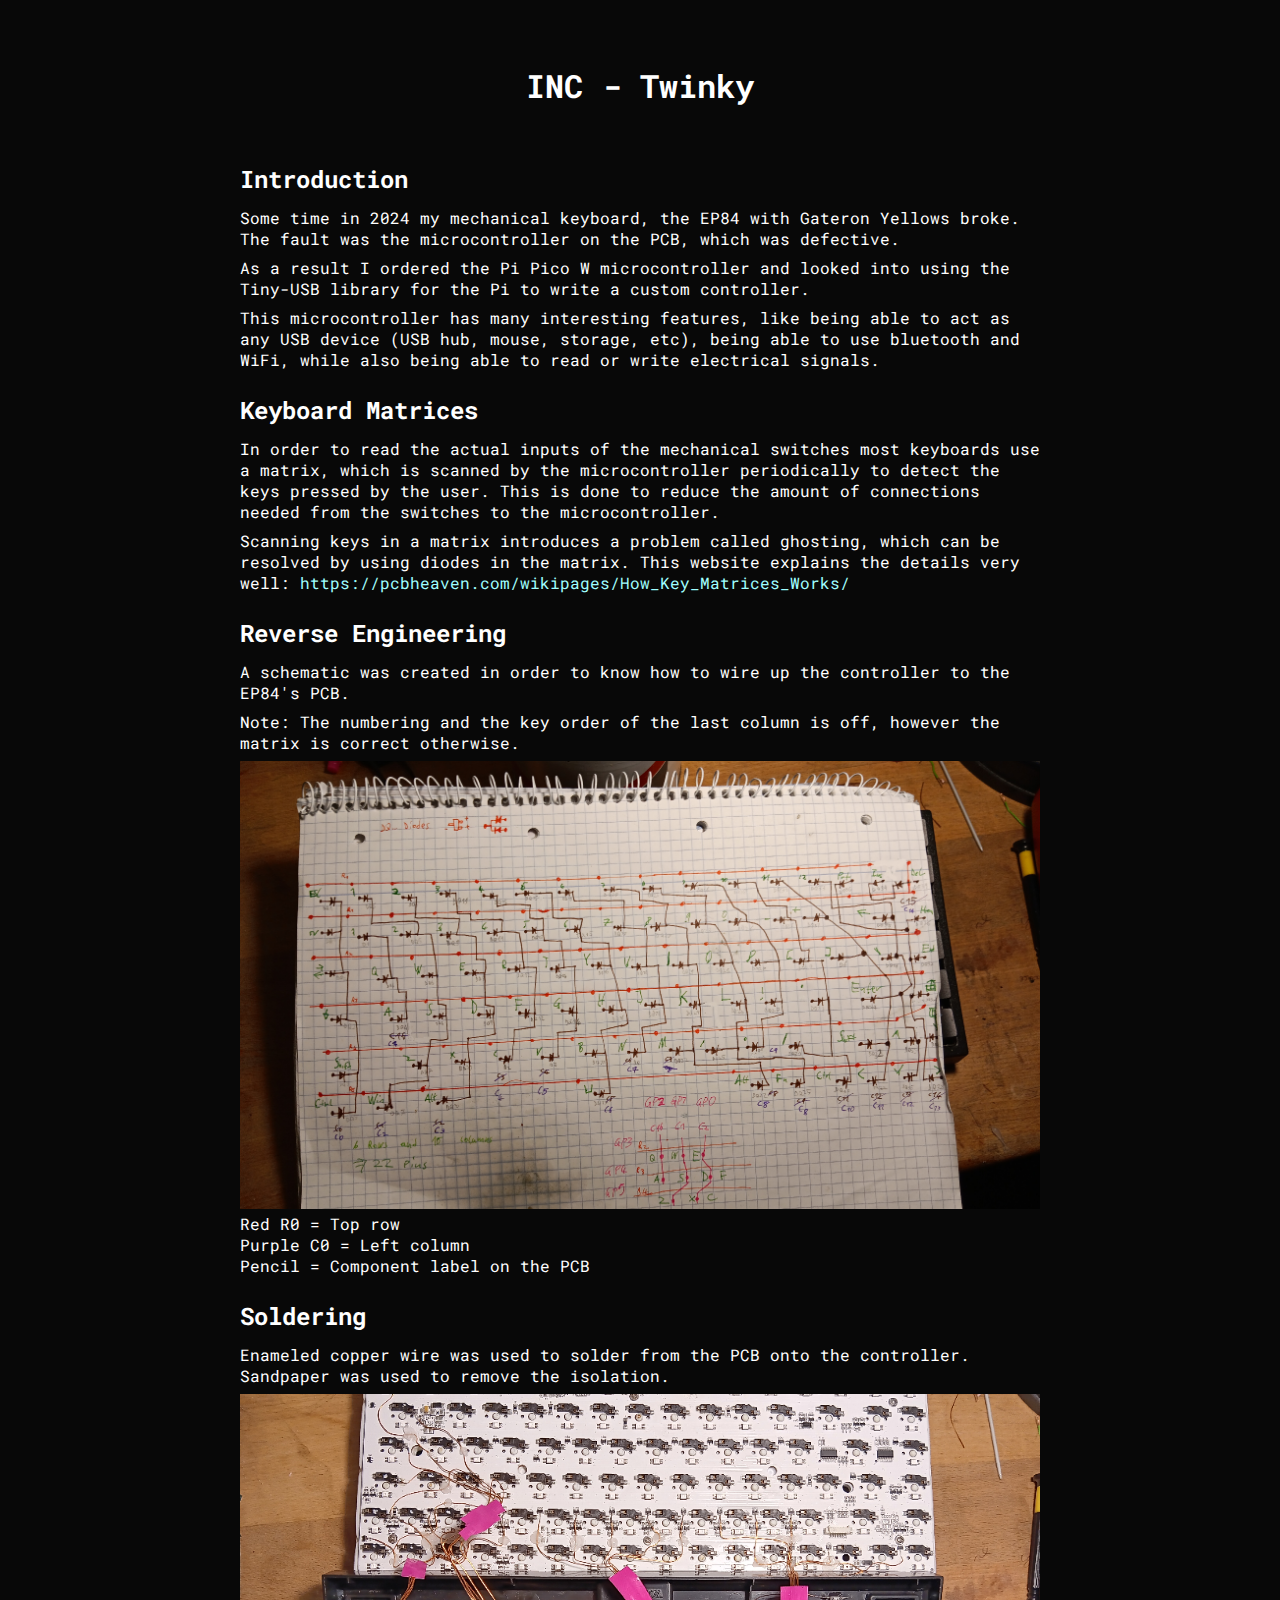
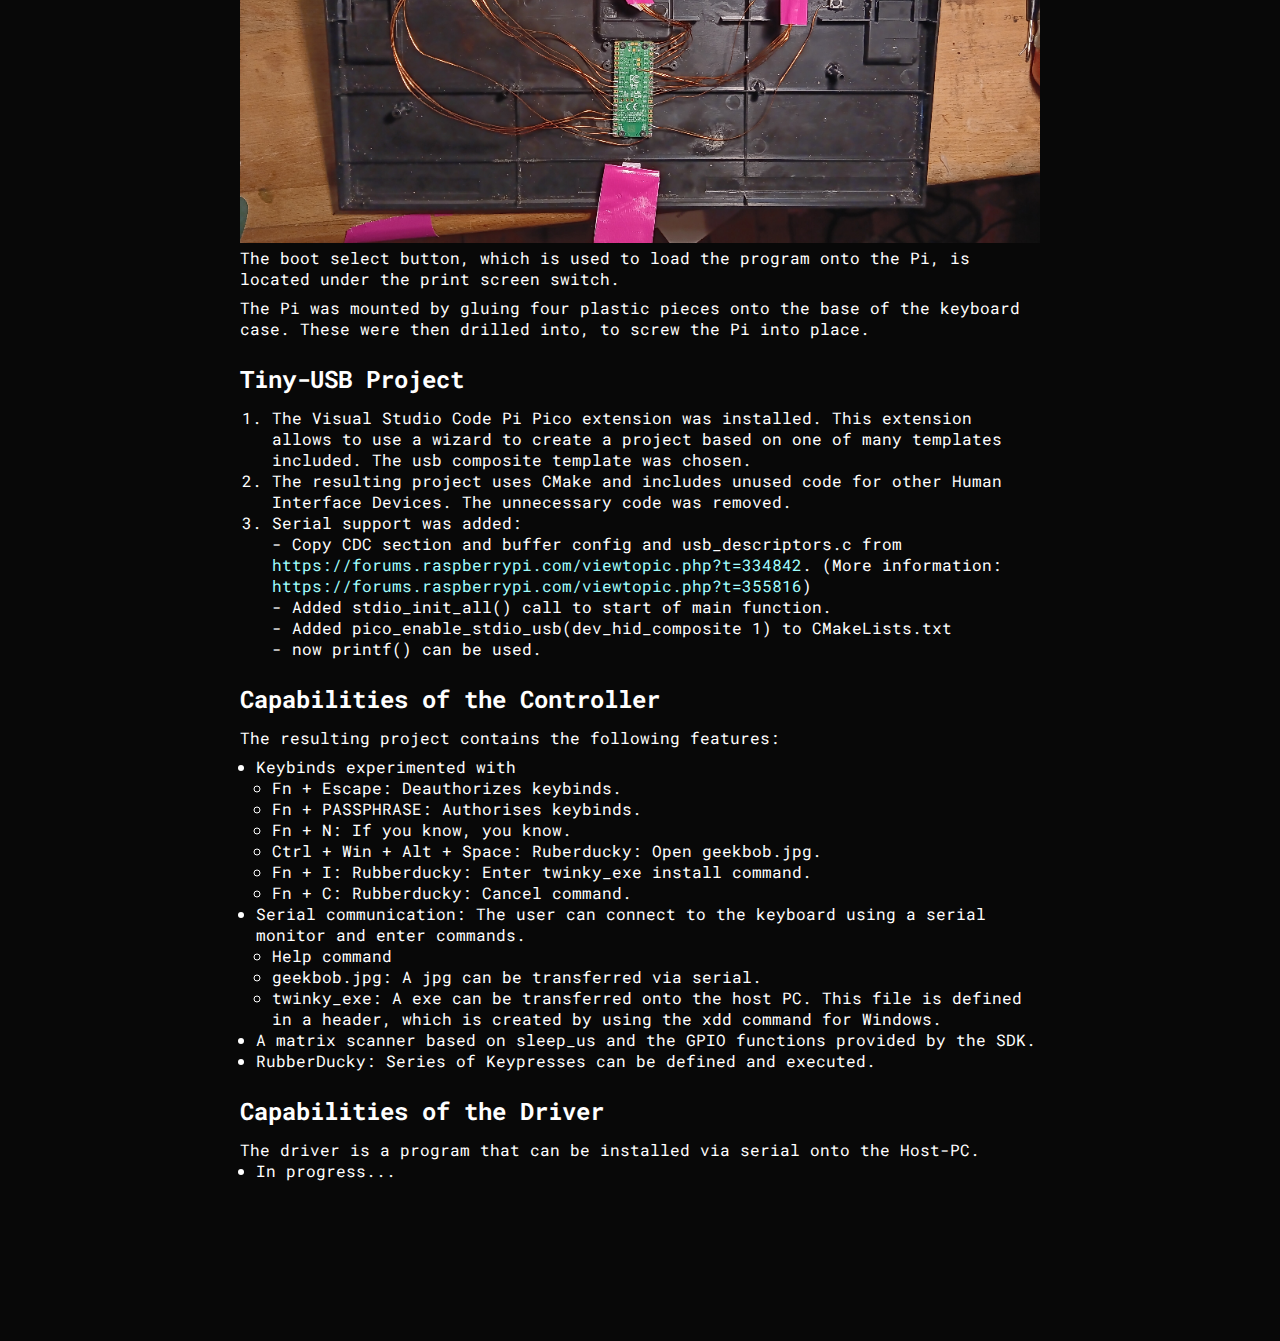
<file: projects/twinky.html>
<!DOCTYPE html>
<html lang="en">
  <head>
    <meta charset="UTF-8" />
    <meta name="viewport" content="width=device-width, initial-scale=1.0" />
    <link href="https://fonts.googleapis.com/css?family=Roboto Mono" rel="stylesheet" />
    <link rel="stylesheet" href="/inc-ecx-style.css" />
    <title>INC - Twinky</title>
  </head>
  <body style="flex-direction: column; display: flex; align-items: center">
    <h1>INC - Twinky</h1>

    <div style="max-width: 80ch">
      <div>
        <h2>Introduction</h2>

        <p>Some time in 2024 my mechanical keyboard, the EP84 with Gateron Yellows broke. The fault was the microcontroller on the PCB, which was defective.</p>

        <p>As a result I ordered the Pi Pico W microcontroller and looked into using the Tiny-USB library for the Pi to write a custom controller.</p>

        <p>
          This microcontroller has many interesting features, like being able to act as any USB device (USB hub, mouse, storage, etc), being able to use bluetooth and WiFi, while also being able to
          read or write electrical signals.
        </p>
      </div>

      <div>
        <h2>Keyboard Matrices</h2>

        <p>
          In order to read the actual inputs of the mechanical switches most keyboards use a matrix, which is scanned by the microcontroller periodically to detect the keys pressed by the user. This
          is done to reduce the amount of connections needed from the switches to the microcontroller.
        </p>

        <p>
          Scanning keys in a matrix introduces a problem called ghosting, which can be resolved by using diodes in the matrix. This website explains the details very well:
          <a href="https://pcbheaven.com/wikipages/How_Key_Matrices_Works/">https://pcbheaven.com/wikipages/How_Key_Matrices_Works/</a>
        </p>
      </div>

      <div>
        <h2>Reverse Engineering</h2>

        <p>A schematic was created in order to know how to wire up the controller to the EP84's PCB.</p>

        <p>Note: The numbering and the key order of the last column is off, however the matrix is correct otherwise.</p>
        <img src="twinky-schematic.png" alt="EP84 Keyboard Matrix Schematic" />
        <p>
          Red R0 = Top row <br />
          Purple C0 = Left column <br />
          Pencil = Component label on the PCB
        </p>
      </div>

      <div>
        <h2>Soldering</h2>

        <p>Enameled copper wire was used to solder from the PCB onto the controller. Sandpaper was used to remove the isolation.</p>

        <img src="twinky-soldered.png" alt="Twinky Soldered" />

        <p>The boot select button, which is used to load the program onto the Pi, is located under the print screen switch.</p>

        <p>The Pi was mounted by gluing four plastic pieces onto the base of the keyboard case. These were then drilled into, to screw the Pi into place.</p>
      </div>

      <div>
        <h2>Tiny-USB Project</h2>

        <ol>
          <li style="margin-left: 2em">
            The Visual Studio Code Pi Pico extension was installed. This extension allows to use a wizard to create a project based on one of many templates included. The usb composite template was
            chosen.
          </li>
          <li style="margin-left: 2em">The resulting project uses CMake and includes unused code for other Human Interface Devices. The unnecessary code was removed.</li>
          <li style="margin-left: 2em">
            Serial support was added: <br />
            - Copy CDC section and buffer config and usb_descriptors.c from <a href="https://forums.raspberrypi.com/viewtopic.php?t=334842">https://forums.raspberrypi.com/viewtopic.php?t=334842</a>.
            (More information: <a href="https://forums.raspberrypi.com/viewtopic.php?t=355816">https://forums.raspberrypi.com/viewtopic.php?t=355816</a>) <br />
            - Added stdio_init_all() call to start of main function. <br />
            - Added pico_enable_stdio_usb(dev_hid_composite 1) to CMakeLists.txt <br />
            - now printf() can be used.
          </li>
        </ol>
      </div>

      <div>
        <h2>Capabilities of the Controller</h2>

        <p>The resulting project contains the following features:</p>

        <ul>
          <li>
            Keybinds experimented with
            <ul>
              <li>Fn + Escape: Deauthorizes keybinds.</li>
              <li>Fn + PASSPHRASE: Authorises keybinds.</li>
              <li>Fn + N: If you know, you know.</li>
              <li>Ctrl + Win + Alt + Space: Ruberducky: Open geekbob.jpg.</li>
              <li>Fn + I: Rubberducky: Enter twinky_exe install command.</li>
              <li>Fn + C: Rubberducky: Cancel command.</li>
            </ul>
          </li>
          <li>
            Serial communication: The user can connect to the keyboard using a serial monitor and enter commands.
            <ul>
              <li>Help command</li>
              <li>geekbob.jpg: A jpg can be transferred via serial.</li>
              <li>twinky_exe: A exe can be transferred onto the host PC. This file is defined in a header, which is created by using the xdd command for Windows.</li>
            </ul>
          </li>
          <li>A matrix scanner based on sleep_us and the GPIO functions provided by the SDK.</li>
          <li>RubberDucky: Series of Keypresses can be defined and executed.</li>
        </ul>
      </div>

      <div>
        <h2>Capabilities of the Driver</h2>

        The driver is a program that can be installed via serial onto the Host-PC.

        <ul>
          <!-- <li>The driver is able to show transparent text.</li> -->
          <li>In progress...</li>
        </ul>
      </div>

      <!-- spacer -->
      <div style="height: 10em"></div>
    </div>
  </body>
</html>
</file>
<file: inc-ecx-style.css>
* {
  box-sizing: border-box;
  margin: 0;
  padding: 0;

  font-family: 'Roboto Mono', 'monospace';
}

body {
  background: #080808;
  width: 100vw;
  height: 100vh;
  color: white;
}

li {
  margin-left: 1em;
}

a {
  text-decoration: inherit;
  color: #a0ffff;
}

a:visited {
  /* color: #bbb; */
}

h1 {
  margin-top: 2em;
  margin-bottom: 1em;
}

h2 {
  margin-top: 1em;
  margin-bottom: 0.5em;
}

p {
  margin-bottom: .5em;
}

img {
  max-width: 100%;
}
</file>
